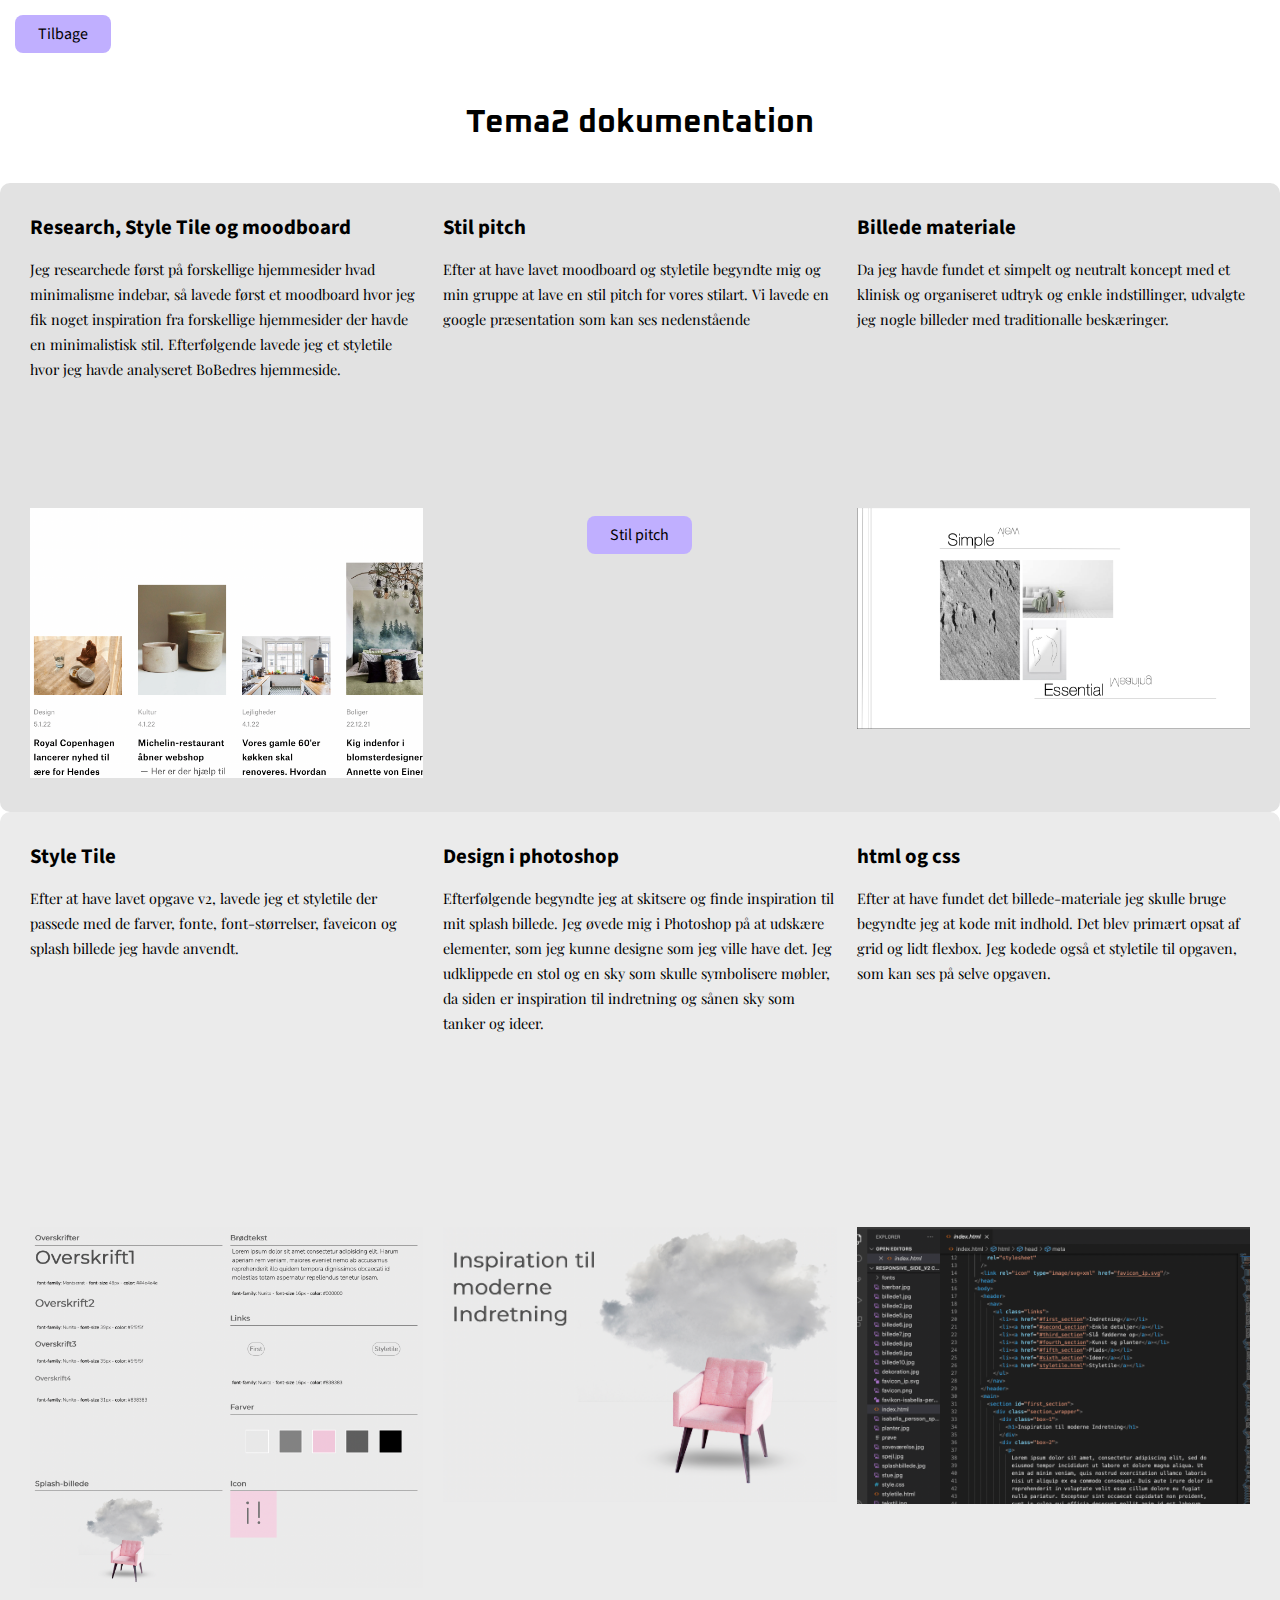
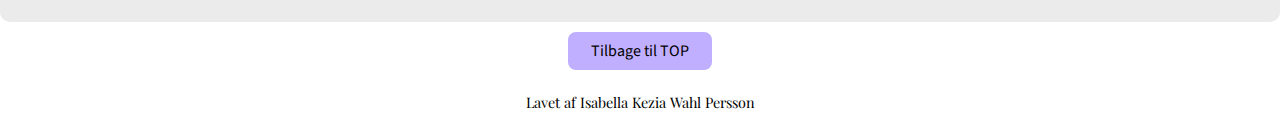
<file: dokutema2.html>
<!DOCTYPE html>
<html lang="da">
  <head>
    <meta name="robots" content="noindex" />
    <meta charset="UTF-8" />
    <meta name="description" content="Exam portfolio">
    <meta http-equiv="X-UA-Compatible" content="IE=edge" />
    <meta name="viewport" content="width=device-width, initial-scale=1.0" />
    <title>Dokumentation tema2</title>
    <link rel="stylesheet" href="faelles.css" />
    <link rel="stylesheet" href="dokutema.css" />
    <!--__________________Her starter de faveicon_____________-->
    <link rel="icon" type="image/svg+xml" href="svg/ux.svg">
    <!--__________________Her starter de fonte_____________-->
    <link rel="preconnect" href="https://fonts.googleapis.com" />
    <link rel="preconnect" href="https://fonts.gstatic.com" crossorigin />
    <link rel="preconnect" href="https://fonts.googleapis.com" />
    <link rel="preconnect" href="https://fonts.gstatic.com" crossorigin />
    <link
      href="https://fonts.googleapis.com/css2?family=Monoton&family=Oxanium&display=swap"
      rel="stylesheet"
    />
    <link rel="preconnect" href="https://fonts.googleapis.com" />
    <link rel="preconnect" href="https://fonts.gstatic.com" crossorigin />
    <link
      href="https://fonts.googleapis.com/css2?family=Source+Sans+Pro&display=swap"
      rel="stylesheet"
    />
    <link rel="preconnect" href="https://fonts.googleapis.com" />
    <link rel="preconnect" href="https://fonts.gstatic.com" crossorigin />
    <link
      href="https://fonts.googleapis.com/css2?family=Raleway&display=swap"
      rel="stylesheet"
    />
    <link rel="preconnect" href="https://fonts.googleapis.com" />
    <link rel="preconnect" href="https://fonts.gstatic.com" crossorigin />
    <link
      href="https://fonts.googleapis.com/css2?family=Playfair+Display&display=swap"
      rel="stylesheet"
    />
  </head>
  <body>
    <header>
      <nav class="nav">
        <div class="knap2">
          <div class="btn">
            <a href="tema2.html">Tilbage</a>
          </div>
        </div>
      </nav>
    </header>
    <h1>Tema2 dokumentation</h1>
    <section id="section1">
      <div class="textbox1">
        <h3>Research, Style Tile og moodboard</h3>
        <p>
          Jeg researchede først på forskellige hjemmesider hvad minimalisme
          indebar, så lavede først et moodboard hvor jeg fik noget inspiration
          fra forskellige hjemmesider der havde en minimalistisk stil.
          Efterfølgende lavede jeg et styletile hvor jeg havde analyseret
          BoBedres hjemmeside.
        </p>
      </div>
      <div class="img">
        <img src="tema2/bobedre.png" alt="bobedre" />
      </div>
      <div class="textbox2">
        <h3>Stil pitch</h3>
        <p>
          Efter at have lavet moodboard og styletile begyndte mig og min gruppe
          at lave en stil pitch for vores stilart. Vi lavede en google
          præsentation som kan ses nedenstående
        </p>
      </div>
      <div class="box">
        <div class="ny">
          <div class="btn">
            <a
              href="https://docs.google.com/presentation/d/1T-vqNszj1k8C0Q4GtXHq6X_lghGS9rlZ_3lBUuIFlqs/edit#slide=id.p"
              >Stil pitch</a
            >
          </div>
        </div>
      </div>
      <div class="textbox3">
        <h3>Billede materiale</h3>
        <p>
          Da jeg havde fundet et simpelt og neutralt koncept med et klinisk og
          organiseret udtryk og enkle indstillinger, udvalgte jeg nogle billeder
          med traditionalle beskæringer.
        </p>
      </div>
      <div class="img">
        <img src="tema2/tema2_moodboard.png" alt="kode" />
      </div>
    </section>
    <section id="section2">
      <div class="textbox1">
        <h3>Style Tile</h3>
        <p>
          Efter at have lavet opgave v2, lavede jeg et styletile der passede med
          de farver, fonte, font-størrelser, faveicon og splash billede jeg
          havde anvendt.
        </p>
      </div>
      <div class="img">
        <img src="tema2/styletile2.png" alt="styletile" />
      </div>
      <div class="textbox2">
        <h3>Design i photoshop</h3>
        <p>
          Efterfølgende begyndte jeg at skitsere og finde inspiration til mit
          splash billede. Jeg øvede mig i Photoshop på at udskære elementer, som
          jeg kunne designe som jeg ville have det. Jeg udklippede en stol og en
          sky som skulle symbolisere møbler, da siden er inspiration til
          indretning og sånen sky som tanker og ideer.
        </p>
      </div>
      <div class="img">
        <img src="tema2/tema2_splashbillede.png" alt="splashbillede" />
      </div>
      <div class="textbox3">
        <h3>html og css</h3>
        <p>
          Efter at have fundet det billede-materiale jeg skulle bruge begyndte
          jeg at kode mit indhold. Det blev primært opsat af grid og lidt
          flexbox. Jeg kodede også et styletile til opgaven, som kan ses på
          selve opgaven.
        </p>
      </div>
      <div class="img">
        <img src="tema2/kode.png" alt="kode" />
      </div>
    </section>
     <!--Her starter footer-->
    <footer>
      <div class="footer">
        <div class="knap">
        <div class="btn">
          <a href="#section1">Tilbage til TOP</a>
        </div>
      </div>
      <p>Lavet af Isabella Kezia Wahl Persson</p>
      </div>
    </footer>
  </body>
</html>
</file>
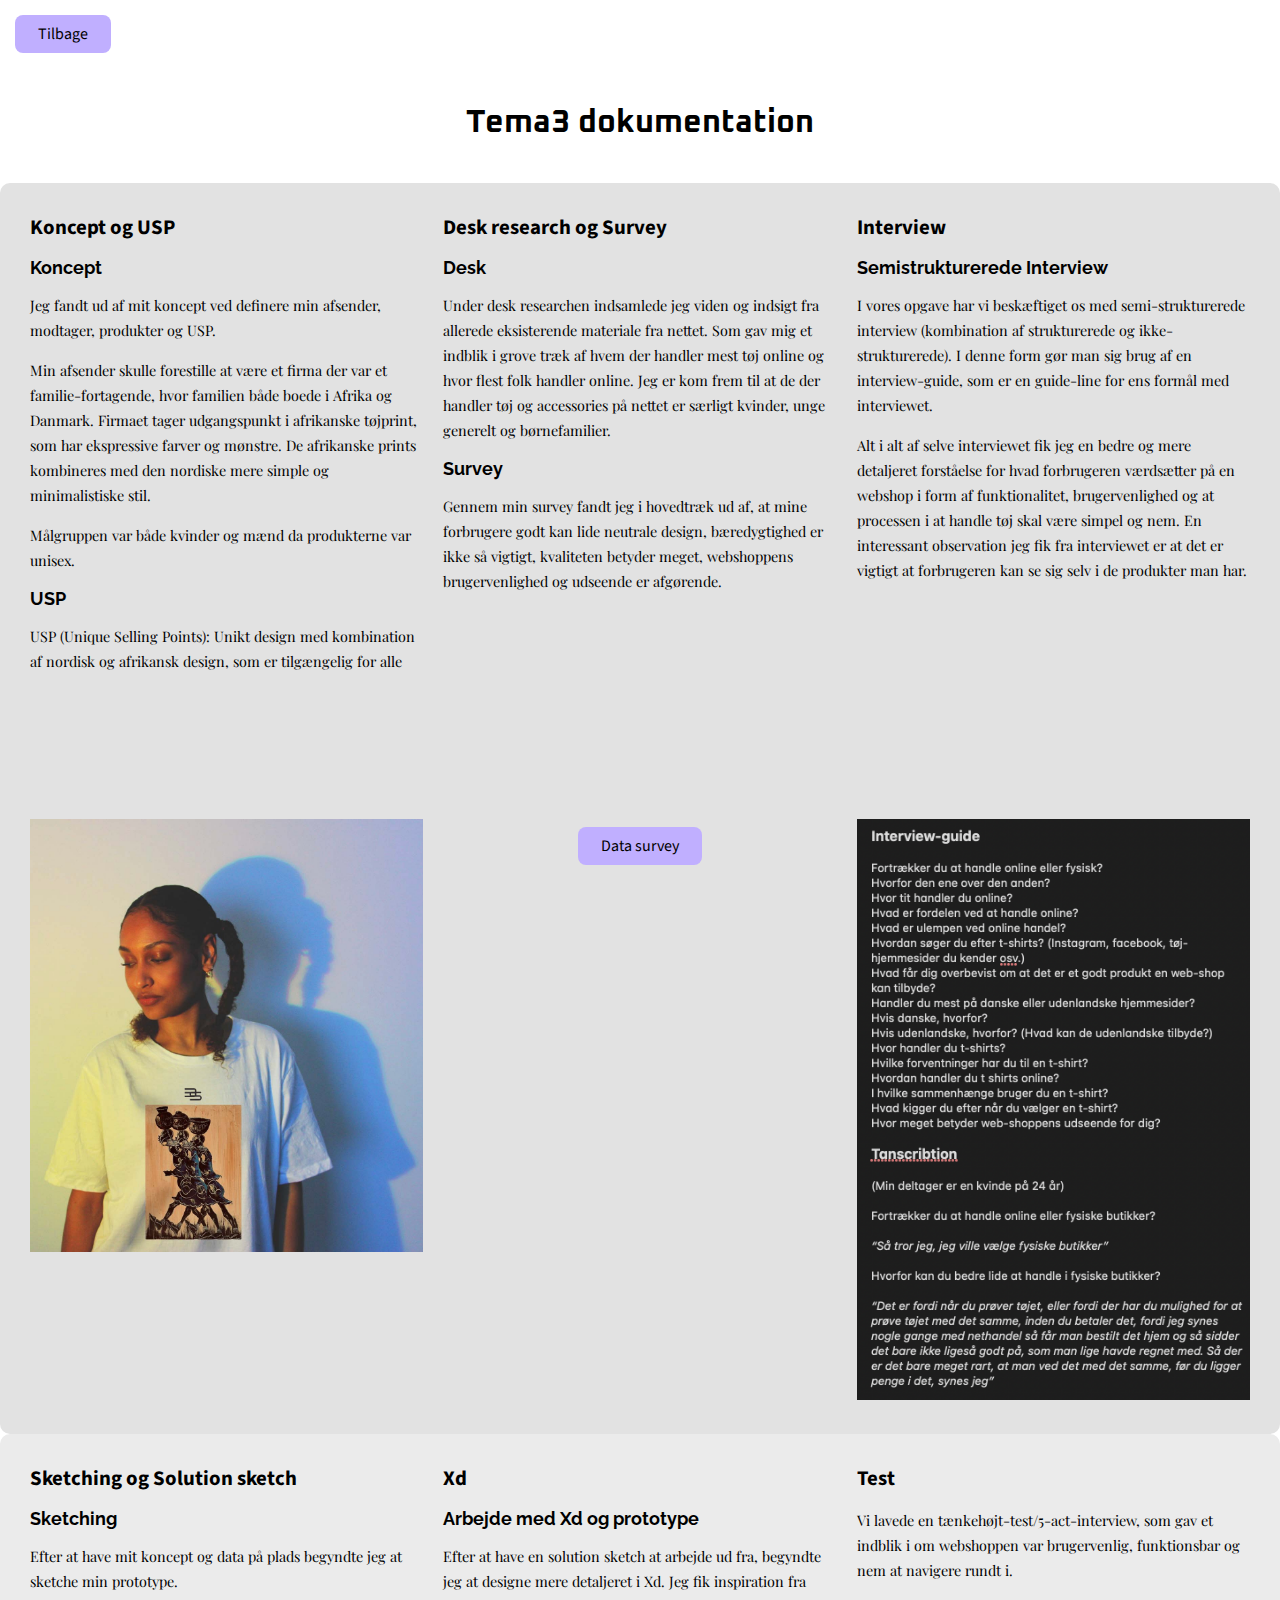
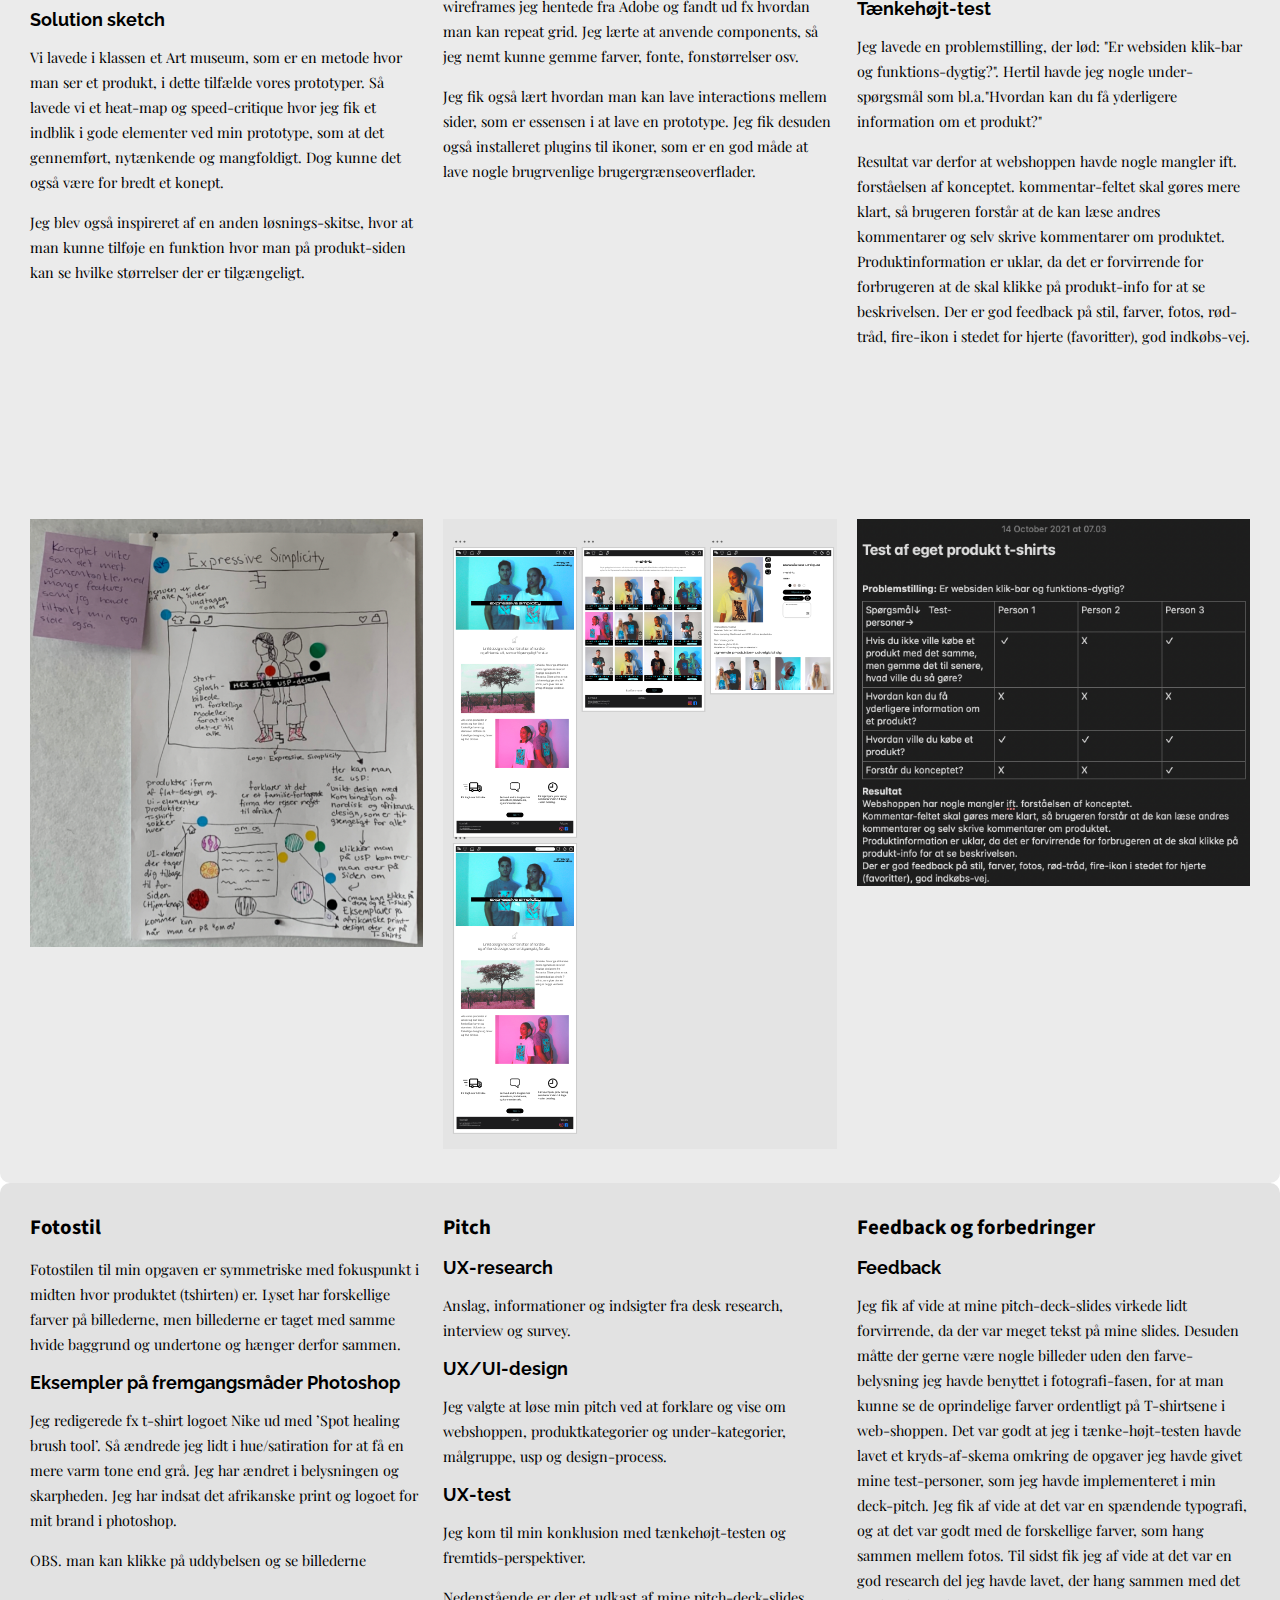
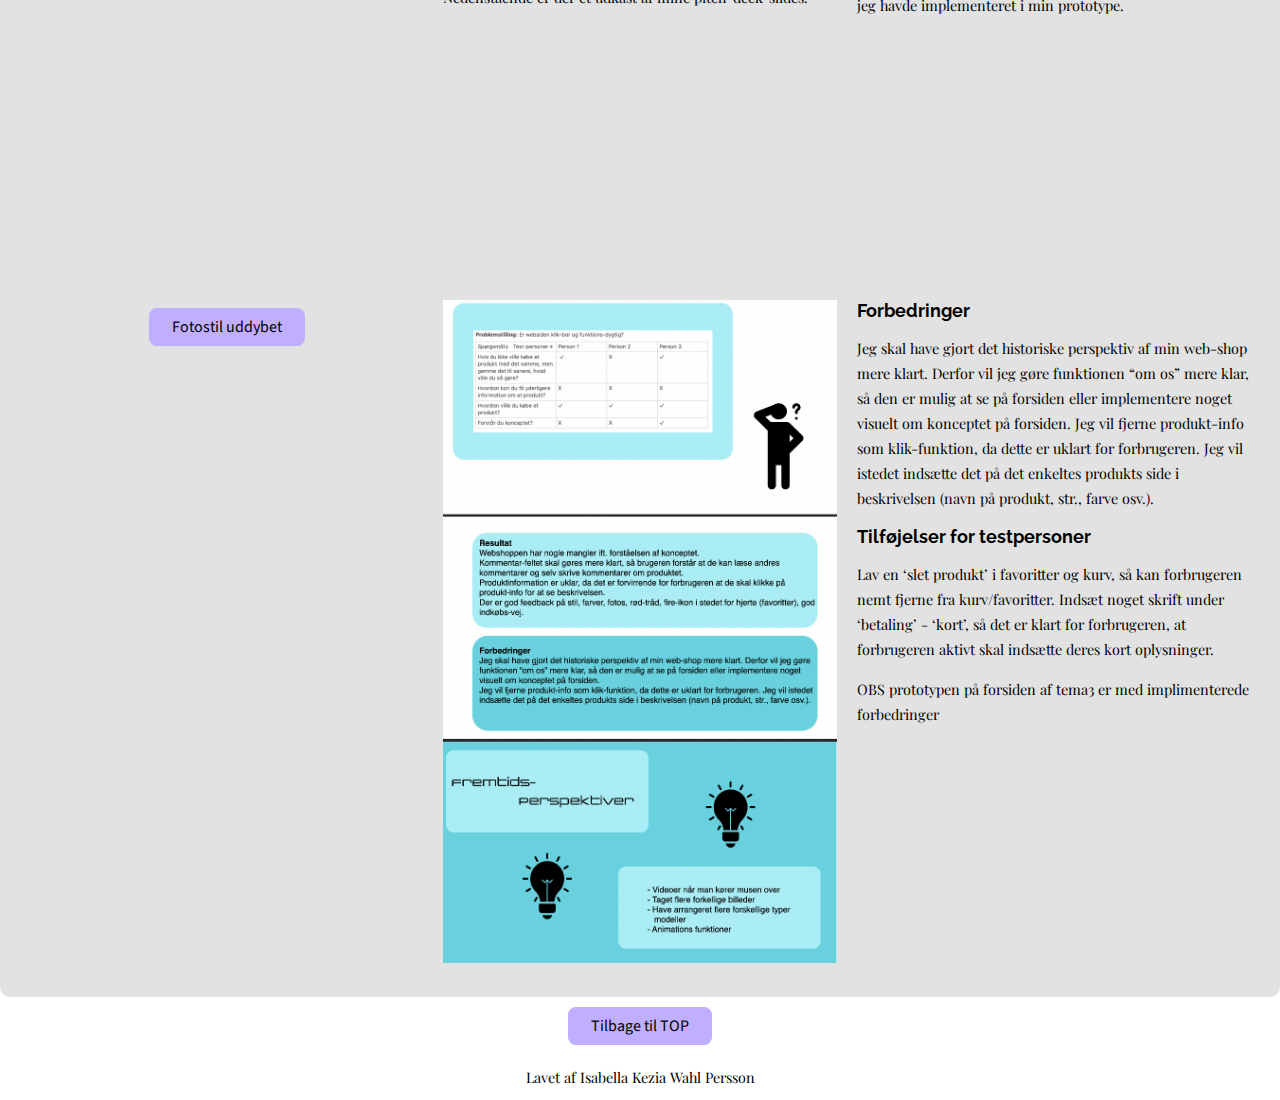
<file: dokutema3.html>
<!DOCTYPE html>
<html lang="da">
  <head>
    <meta name="robots" content="noindex" />
    <meta charset="UTF-8" />
    <meta name="description" content="Exam portfolio">
    <meta http-equiv="X-UA-Compatible" content="IE=edge" />
    <meta name="viewport" content="width=device-width, initial-scale=1.0" />
    <title>Dokumentation tema3</title>
    <link rel="stylesheet" href="faelles.css" />
    <link rel="stylesheet" href="dokutema.css" />
   <!--__________________Her starter de faveicon_____________-->
    <link rel="icon" type="image/svg+xml" href="svg/ux.svg">
    <!--__________________Her starter de fonte_____________-->
    <link rel="preconnect" href="https://fonts.googleapis.com" />
    <link rel="preconnect" href="https://fonts.gstatic.com" crossorigin />
    <link rel="preconnect" href="https://fonts.googleapis.com" />
    <link rel="preconnect" href="https://fonts.gstatic.com" crossorigin />
    <link
      href="https://fonts.googleapis.com/css2?family=Monoton&family=Oxanium&display=swap"
      rel="stylesheet"
    />
    <link rel="preconnect" href="https://fonts.googleapis.com" />
    <link rel="preconnect" href="https://fonts.gstatic.com" crossorigin />
    <link
      href="https://fonts.googleapis.com/css2?family=Source+Sans+Pro&display=swap"
      rel="stylesheet"
    />
    <link rel="preconnect" href="https://fonts.googleapis.com" />
    <link rel="preconnect" href="https://fonts.gstatic.com" crossorigin />
    <link
      href="https://fonts.googleapis.com/css2?family=Raleway&display=swap"
      rel="stylesheet"
    />
    <link rel="preconnect" href="https://fonts.googleapis.com" />
    <link rel="preconnect" href="https://fonts.gstatic.com" crossorigin />
    <link
      href="https://fonts.googleapis.com/css2?family=Playfair+Display&display=swap"
      rel="stylesheet"
    />
  </head>
  <body>
    <header>
      <nav class="nav">
        <div class="knap2">
          <div class="btn">
            <a href="tema3.html">Tilbage</a>
          </div>
        </div>
      </nav>
    </header>
    <!--___________________________Afsnit 1_________________-->
    <h1>Tema3 dokumentation</h1>
    <section id="section1">
      <div class="textbox1">
        <h3>Koncept og USP</h3>
        <h4>Koncept</h4>
        <p>
          Jeg fandt ud af mit koncept ved definere min afsender, modtager,
          produkter og USP.
        </p>
        <p>
          Min afsender skulle forestille at være et firma der var et
          familie-fortagende, hvor familien både boede i Afrika og Danmark.
          Firmaet tager udgangspunkt i afrikanske tøjprint, som har ekspressive
          farver og mønstre. De afrikanske prints kombineres med den nordiske
          mere simple og minimalistiske stil.
        </p>
        <p>Målgruppen var både kvinder og mænd da produkterne var unisex.</p>
        <h4>USP</h4>
        <p>
          USP (Unique Selling Points): Unikt design med kombination af nordisk
          og afrikansk design, som er tilgængelig for alle
        </p>
      </div>
      <div class="img">
        <img src="tema3/tshirt.jpg" alt="tshirt" />
      </div>
      <div class="textbox2">
        <h3>Desk research og Survey</h3>
        <h4>Desk</h4>
        <p>
          Under desk researchen indsamlede jeg viden og indsigt fra allerede
          eksisterende materiale fra nettet. Som gav mig et indblik i grove træk
          af hvem der handler mest tøj online og hvor flest folk handler online.
          Jeg er kom frem til at de der handler tøj og accessories på nettet er
          særligt kvinder, unge generelt og børnefamilier.
        </p>
        <h4>Survey</h4>
        <p>
          Gennem min survey fandt jeg i hovedtræk ud af, at mine forbrugere godt
          kan lide neutrale design, bæredygtighed er ikke så vigtigt, kvaliteten
          betyder meget, webshoppens brugervenlighed og udseende er afgørende.
        </p>
      </div>
      <div class="box">
        <div class="ny">
          <div class="btn">
            <a href="https://forms.gle/imLviortHsTyrv8v8">Data survey</a>
          </div>
        </div>
      </div>
      <div class="textbox3">
        <h3>Interview</h3>
        <h4>Semistrukturerede Interview</h4>
        <p>
          I vores opgave har vi beskæftiget os med semi-strukturerede interview
          (kombination af strukturerede og ikke-strukturerede). I denne form gør
          man sig brug af en interview-guide, som er en guide-line for ens
          formål med interviewet.
        </p>
        <p>
          Alt i alt af selve interviewet fik jeg en bedre og mere detaljeret
          forståelse for hvad forbrugeren værdsætter på en webshop i form af
          funktionalitet, brugervenlighed og at processen i at handle tøj skal
          være simpel og nem. En interessant observation jeg fik fra interviewet
          er at det er vigtigt at forbrugeren kan se sig selv i de produkter man
          har.
        </p>
      </div>
      <div class="img">
        <img src="tema3/interview.png" alt="interview" />
      </div>
    </section>
    <!--___________________________Afsnit 2_________________-->
    <section id="section2">
      <div class="textbox1">
        <h3>Sketching og Solution sketch</h3>
        <h4>Sketching</h4>
        <p>
          Efter at have mit koncept og data på plads begyndte jeg at sketche min
          prototype.
        </p>
        <h4>Solution sketch</h4>
        <p>
          Vi lavede i klassen et Art museum, som er en metode hvor man ser et
          produkt, i dette tilfælde vores prototyper. Så lavede vi et heat-map
          og speed-critique hvor jeg fik et indblik i gode elementer ved min
          prototype, som at det gennemført, nytænkende og mangfoldigt. Dog kunne
          det også være for bredt et konept.
        </p>
        <p>
          Jeg blev også inspireret af en anden løsnings-skitse, hvor at man
          kunne tilføje en funktion hvor man på produkt-siden kan se hvilke
          størrelser der er tilgængeligt.
        </p>
      </div>
      <div class="img">
        <img src="tema3/sketch2.png" alt="sketch" />
      </div>
      <div class="textbox2">
        <h3>Xd</h3>
        <h4>Arbejde med Xd og prototype</h4>
        <p>
          Efter at have en solution sketch at arbejde ud fra, begyndte jeg at
          designe mere detaljeret i Xd. Jeg fik inspiration fra wireframes jeg
          hentede fra Adobe og fandt ud fx hvordan man kan repeat grid. Jeg
          lærte at anvende components, så jeg nemt kunne gemme farver, fonte,
          fonstørrelser osv.
        </p>
        <p>
          Jeg fik også lært hvordan man kan lave interactions mellem sider, som
          er essensen i at lave en prototype. Jeg fik desuden også installeret
          plugins til ikoner, som er en god måde at lave nogle brugrvenlige
          brugergrænseoverflader.
        </p>
      </div>
      <div class="img">
        <img src="tema3/xd.png" alt="xd" />
      </div>
      <div class="textbox3">
        <h3>Test</h3>
        <p>
          Vi lavede en tænkehøjt-test/5-act-interview, som gav et indblik i om
          webshoppen var brugervenlig, funktionsbar og nem at navigere rundt i.
        </p>
        <h4>Tænkehøjt-test</h4>
        <p>
          Jeg lavede en problemstilling, der lød: "Er websiden klik-bar og
          funktions-dygtig?". Hertil havde jeg nogle under-spørgsmål som
          bl.a."Hvordan kan du få yderligere information om et produkt?"
        </p>
        <p>
          Resultat var derfor at webshoppen havde nogle mangler ift. forståelsen
          af konceptet. kommentar-feltet skal gøres mere klart, så brugeren
          forstår at de kan læse andres kommentarer og selv skrive kommentarer
          om produktet. Produktinformation er uklar, da det er forvirrende for
          forbrugeren at de skal klikke på produkt-info for at se beskrivelsen.
          Der er god feedback på stil, farver, fotos, rød-tråd, fire-ikon i
          stedet for hjerte (favoritter), god indkøbs-vej.
        </p>
      </div>
      <div class="img">
        <img src="tema3/test.png" alt="test" />
      </div>
    </section>
    <!--___________________________Afsnit 3_________________-->
    <section id="section3">
      <div class="textbox1">
        <h3>Fotostil</h3>
        <p>
          Fotostilen til min opgaven er symmetriske med fokuspunkt i midten hvor
          produktet (tshirten) er. Lyset har forskellige farver på billederne,
          men billederne er taget med samme hvide baggrund og undertone og
          hænger derfor sammen.
        </p>
        <h4>Eksempler på fremgangsmåder Photoshop</h4>
        <p>
          Jeg redigerede fx t-shirt logoet Nike ud med ’Spot healing brush
          tool’. Så ændrede jeg lidt i hue/satiration for at få en mere varm
          tone end grå. Jeg har ændret i belysningen og skarpheden. Jeg har
          indsat det afrikanske print og logoet for mit brand i photoshop.
        </p>
        <p>OBS. man kan klikke på uddybelsen og se billederne</p>
      </div>
      <div class="box1">
        <div class="ny">
          <div class="btn">
            <a
              href="https://xd.adobe.com/view/9b09183d-7550-4353-82e5-8d0cbc18cfcd-ce5a/"
              >Fotostil uddybet</a
            >
          </div>
        </div>
      </div>
      <div class="textbox2">
        <h3>Pitch</h3>
        <h4>UX-research</h4>
        <p>
          Anslag, informationer og indsigter fra desk research, interview og
          survey.
        </p>
        <h4>UX/UI-design</h4>
        <p>
          Jeg valgte at løse min pitch ved at forklare og vise om webshoppen,
          produktkategorier og under-kategorier, målgruppe, usp og
          design-process.
        </p>
        <h4>UX-test</h4>
        <p>
          Jeg kom til min konklusion med tænkehøjt-testen og
          fremtids-perspektiver.
        </p>
        <p>Nedenstående er der et udkast af mine pitch-deck-slides.</p>
      </div>
      <div class="img">
        <img src="tema3/pitch.png" alt="splashbillede" />
      </div>
      <div class="textbox3">
        <h3>Feedback og forbedringer</h3>
        <h4>Feedback</h4>
        <p>
          Jeg fik af vide at mine pitch-deck-slides virkede lidt forvirrende, da
          der var meget tekst på mine slides. Desuden måtte der gerne være nogle
          billeder uden den farve-belysning jeg havde benyttet i
          fotografi-fasen, for at man kunne se de oprindelige farver ordentligt
          på T-shirtsene i web-shoppen. Det var godt at jeg i tænke-højt-testen
          havde lavet et kryds-af-skema omkring de opgaver jeg havde givet mine
          test-personer, som jeg havde implementeret i min deck-pitch. Jeg fik
          af vide at det var en spændende typografi, og at det var godt med de
          forskellige farver, som hang sammen mellem fotos. Til sidst fik jeg af
          vide at det var en god research del jeg havde lavet, der hang sammen
          med det jeg havde implementeret i min prototype.
        </p>
      </div>
      <div class="textbox4">
        <h4>Forbedringer</h4>
        <p>
          Jeg skal have gjort det historiske perspektiv af min web-shop mere
          klart. Derfor vil jeg gøre funktionen “om os” mere klar, så den er
          mulig at se på forsiden eller implementere noget visuelt om konceptet
          på forsiden. Jeg vil fjerne produkt-info som klik-funktion, da dette
          er uklart for forbrugeren. Jeg vil istedet indsætte det på det
          enkeltes produkts side i beskrivelsen (navn på produkt, str., farve
          osv.).
        </p>
        <h4>Tilføjelser for testpersoner</h4>
        <p>
          Lav en ‘slet produkt’ i favoritter og kurv, så kan forbrugeren nemt
          fjerne fra kurv/favoritter. Indsæt noget skrift under ‘betaling’ -
          ‘kort’, så det er klart for forbrugeren, at forbrugeren aktivt skal
          indsætte deres kort oplysninger.
        </p>
        <p>
          OBS prototypen på forsiden af tema3 er med implimenterede forbedringer
        </p>
      </div>
    </section>
    <!--Her starter footer-->
    <footer>
      <div class="footer">
        <div class="knap">
        <div class="btn">
          <a href="#section1">Tilbage til TOP</a>
        </div>
      </div>
      <p>Lavet af Isabella Kezia Wahl Persson</p>
      </div>
    </footer>
  </body>
</html>
</file>
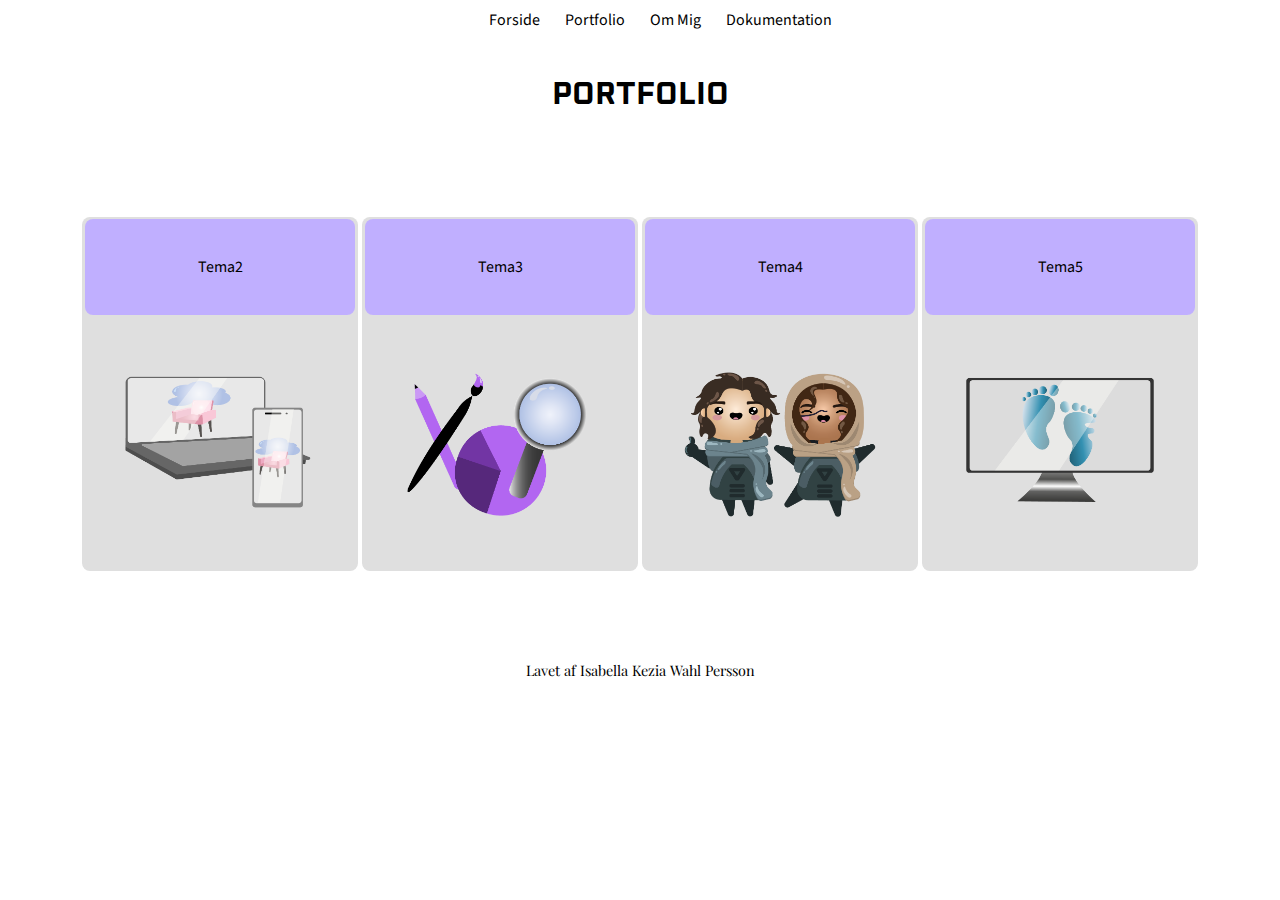
<file: portfolio.html>
<!DOCTYPE html>
<html lang="en">
  <head>
    <meta name="robots" content="noindex" />
    <meta name="description" content="Exam portfolio">
    <meta charset="UTF-8" />
    <meta http-equiv="X-UA-Compatible" content="IE=edge" />
    <meta name="viewport" content="width=device-width, initial-scale=1.0" />
    <title>Portfolio</title>
    <link rel="stylesheet" href="faelles.css" />
    <link rel="stylesheet" href="portfolio.css" />
   <!--__________________Her starter de faveicon_____________-->
    <link rel="icon" type="image/svg+xml" href="svg/ux.svg">
    <!--__________________Her starter de fonte_____________-->
    <link rel="preconnect" href="https://fonts.googleapis.com" />
    <link rel="preconnect" href="https://fonts.gstatic.com" crossorigin />
    <link rel="preconnect" href="https://fonts.googleapis.com" />
    <link rel="preconnect" href="https://fonts.gstatic.com" crossorigin />
    <link
      href="https://fonts.googleapis.com/css2?family=Monoton&family=Oxanium&display=swap"
      rel="stylesheet"
    />
    <link rel="preconnect" href="https://fonts.googleapis.com" />
    <link rel="preconnect" href="https://fonts.gstatic.com" crossorigin />
    <link
      href="https://fonts.googleapis.com/css2?family=Source+Sans+Pro&display=swap"
      rel="stylesheet"
    />
    <link rel="preconnect" href="https://fonts.googleapis.com" />
    <link rel="preconnect" href="https://fonts.gstatic.com" crossorigin />
    <link
      href="https://fonts.googleapis.com/css2?family=Raleway&display=swap"
      rel="stylesheet"
    />
    <link rel="preconnect" href="https://fonts.googleapis.com" />
    <link rel="preconnect" href="https://fonts.gstatic.com" crossorigin />
    <link
      href="https://fonts.googleapis.com/css2?family=Playfair+Display&display=swap"
      rel="stylesheet"
    />
  </head>
  <body>
    <!-- burgermenu starter her -->
    <header>
      <nav class="nav">
        <div id="menuknap">☰</div>
        <ul id="menu" class="hidden">
          <li><a href="index.html">Forside</a></li>
          <li><a href="portfolio.html">Portfolio</a></li>
          <li><a href="ommig.html">Om Mig</a></li>
          <li><a href="doku.html">Dokumentation</a></li>
        </ul>
      </nav>
    </header>
    <!-- section1 starter her -->
    <h1>PORTFOLIO</h1>
    <section id="section1">
      <div class="container">
          <a href="tema2.html"><div class="btn">Tema2</div></a>
        <div class="img">
          <img src="portfolio/stol_1.png" alt="stol" />
        </div>
      </div>
      <div class="container">
          <a href="tema3.html"><div class="btn">Tema3</div></a>
        <div class="img">
          <img src="portfolio/tema.png" alt="tema3" />
        </div>
      </div>
      <div class="container">
          <a href="tema4.html"><div class="btn">Tema4</div></a>
        <div class="img">
          <img src="portfolio/dune.png" alt="dune" />
        </div>
      </div>
      <div class="container">
          <a href="tema5.html"><div class="btn">Tema5</div></a>
        <div class="img">
          <img src="portfolio/logo.png" alt="logo" />
        </div>
      </div>
    </section>
    <!--Her starter footer-->
    <footer>
      <div class="footer">
      <p>Lavet af Isabella Kezia Wahl Persson</p>
      </div>
    </footer>
    <script src="her.js"></script>
  </body>
</html>
</file>
<file: faelles.css>
html,
body {
  margin: 0;
  padding: 0;
}
img {
  max-width: 100%;
}
html {
  scroll-behavior: smooth;
}
/*______________font og overskrifter_________*/
h1 {
  font-family: "Oxanium", cursive;
  text-align: center;
  font-size: 1.7rem;
  padding: 2px;
}
h2 {
  font-family: "Source Sans Pro", sans-serif;
  text-align: center;
  font-size: 1.3rem;
  padding: 2px;
}
h3 {
  font-family: "Source Sans Pro", sans-serif;
  font-size: 1.1rem;
  padding: 7px;
  margin: 5px;
}
h4 {
  font-size: 1rem;
  padding: 7px;
  margin: 5px;
  font-family: "Raleway", sans-serif;
}

p {
  padding: 7px;
  margin: 5px;
  font-size: 0.9rem;
  font-family: "Playfair Display", serif;
}
a {
  font-family: "Source Sans Pro", sans-serif;
  padding: 2px;
  font-size: 0.8rem;
}
/*_____________burger menu______________*/

.hidden {
  /*    display: none;*/
  /*    transform: scale(0);*/
  transform: translateX(-100%);
  opacity: 0;
}

#menuknap {
  display: inline-block;
  color: rgb(0, 0, 0);
  font-size: 2rem;
  background-color: rgb(255, 255, 255);
}

#menu {
  list-style-type: none;
  transition: transform 0.3s;
  transform-origin: top left;
  text-align: center;
  color: rgb(255, 255, 255);
  background-color: rgb(137, 69, 248);
  border-radius: 5px;
  border: 2px solid rgb(108, 69, 248);
  position: sticky;
  z-index: 50;
  margin: 0;
}
#menu li {
  display: inline-block;
  gap: 15px;
  list-style: none;
  margin: 2px;
  padding: 2px;
}

a {
  color: rgb(255, 255, 255);
  text-decoration: none;
  font-size: 0.8rem;
}
header {
  position: sticky;
  top: 0;
  z-index: 50;
}
/*_________________stor skærnm_____________*/
@media only screen and (min-width: 600px) {
  /*__________________menu stor skærnm_____________*/
  #menuknap {
    display: none;
  }

  #menu.hidden {
    transform: translateX(0);
    opacity: 1;
  }
  #menu {
    list-style-type: none;
    transition: transform 0.3s;
    transform-origin: top left;
    background-color: rgb(255, 255, 255);
    border: none;
    text-align: center;
  }

  #menu li {
    display: inline-block;
  }

  a:hover {
    color: rgb(65, 40, 156);
  }
  /*______________font og overskrifter_________*/
  h1 {
    font-family: "Oxanium", cursive;
    text-align: center;
    font-size: 2rem;
    padding: 20px;
    margin: 20px;
  }
  h2 {
    font-family: "Source Sans Pro", sans-serif;
    text-align: center;
    font-size: 1.7rem;
    padding: 10px;
    margin: 10px;
  }
  h3 {
    font-family: "Source Sans Pro", sans-serif;
    font-size: 1.3rem;
    padding: 5px;
    margin: 5px;
  }
  h4 {
    font-family: "raleway", sans-serif;
    font-size: 1.1rem;
    padding: 5px;
    margin: 5px;
  }

  p {
    padding: 5px;
    margin: 5px;
    font-size: 0.9rem;
    font-family: "Playfair Display", serif;
    line-height: 25px;
  }
  header,
  a {
    font-family: "Source Sans Pro", sans-serif;
    font-size: 1rem;
    color: rgb(0, 0, 0);
    margin: 5px;
  }
  .btn {
    list-style: none;
    background-color: rgb(192, 175, 255);
    border: none;
    border-radius: 8px;
    padding: 8px 16px;
    text-align: center;
    text-decoration: none;
    display: inline-block;
    font-size: 0.6rem;
    cursor: pointer;
    margin: 10px;
  }
  .buttons {
    display: flex;
    justify-content: space-evenly;
    padding: 5px;
  }
  .btn:hover {
    background-color: rgb(139, 107, 255);
    opacity: 90%;
    padding: 10px 18px;
    border: none;
  }
  .knap {
    display: flex;
    justify-content: space-evenly;
  }
  footer {
    text-align: center;
  }
}
@media only screen and (max-width: 600px) {
  header,
  a {
    margin: 5px;
  }
  /*_________definere knapper_______*/
  .buttons {
    display: flex;
    justify-content: space-evenly;
  }

  .btn {
    list-style: none;
    background-color: rgb(0, 0, 0);
    border: none;
    border-radius: 8px;
    padding: 8px 14px;
    text-align: center;
    text-decoration: none;
    display: inline-block;
    font-size: 0.6rem;
    cursor: pointer;
  }

  .knap {
    display: flex;
    justify-content: space-evenly;
    padding: 10px;
  }
  a:hover {
    color: rgb(192, 175, 255);
  }
  footer {
    text-align: center;
  }
}
</file>
<file: dokutema.css>
img {
  max-width: 100%;
}
.btn2 {
  background-color: rgb(0, 0, 0);
  padding: 8px 16px;
  border-radius: 10px;
}
a {
  list-style: none;
}
li {
  list-style: none;
}
img {
  max-width: 100%;
}
.img {
  padding: 10px;
}
.box {
  grid-column: 2/3;
  display: grid;
  justify-content: space-evenly;
}
.box1 {
  display: grid;
  justify-content: space-evenly;
}
@media only screen and (min-width: 600px) {
  section {
    display: grid;
    grid-template-columns: 1fr 1fr 1fr;
    grid-template-rows: 1fr 1fr ;
  }
  #section1 {
    padding: 50px;
    background-color: rgb(226, 226, 226);
    border-radius: 10px;
    padding: 20px;
  }
  #section2 {
    padding: 50px;
    background-color: rgb(235, 235, 235);
    border-radius: 10px;
    padding: 20px;
  }
  /*______Det er kun tema3 der har section3_____*/
  #section3 {
    padding: 50px;
    background-color: rgb(226, 226, 226);
    border-radius: 10px;
    padding: 20px;
  }
  .box {
    grid-column: 2/3;
    display: grid;
    justify-content: space-evenly;
  }
  .ny {
    padding: 8px 16px;
  }
  .textbox1 {
    grid-column: 1/1;
    grid-row: 1/2;
  }
  .textbox2 {
    grid-column: 2/3;
    grid-row: 1/2;
  }
  .textbox3 {
    grid-column: 3/3;
    grid-row: 1/2;
  }
  /*__________________dokutema3______________*/
    .box1 {
    grid-column: 1/1;
    display: grid;
    justify-content: space-evenly;
  }
}
</file>
<file: portfolio.css>
#section1 {
  display: grid;
  grid-template-columns: repeat(auto-fit, minmax(200px, 1fr));
  padding: 20px;
  margin: 20px;
}
#section1,
a {
  color: rgb(255, 255, 255);
  text-decoration: none;
  text-align: center;
}

li {
  list-style: none;
}
/*_________grå box__________*/
.container {
  padding: 2px;
  margin: 2px;
  background-color: rgb(223, 223, 223);
  position: relative;
  height: 350px;
  display: grid;
  justify-content: center;
  border-radius: 8px;
}
/*______classen btn er defineret anderledes fordi knappen skal passe box_____*/
.btn {
  background-color: rgb(0, 0, 0);
  display: flex;
  justify-content: center;
  align-items: center;
  height: 80px;
  border: none;
  margin-left: -6px;
  margin-right: -6px;
  margin-top: -7px;
  margin-bottom: 2px;
}
.btn:hover {
  height: 100px;
}

/*__________box om billeder__________*/
.img {
  padding: 10px;
  margin: 30px;
}
/*________________skærm_______________*/
@media only screen and (min-width: 600px) {
  header,
  a {
    color: rgb(0, 0, 0);
  }
  #section1 {
    padding: 40px;
    margin: 40px;
  }
  .btn {
    background-color: rgb(192, 175, 255);
    display: flex;
    justify-content: center;
    align-items: center;
    height: 80px;
    border: none;
    font-size: 1rem;
  }
  
}
</file>
